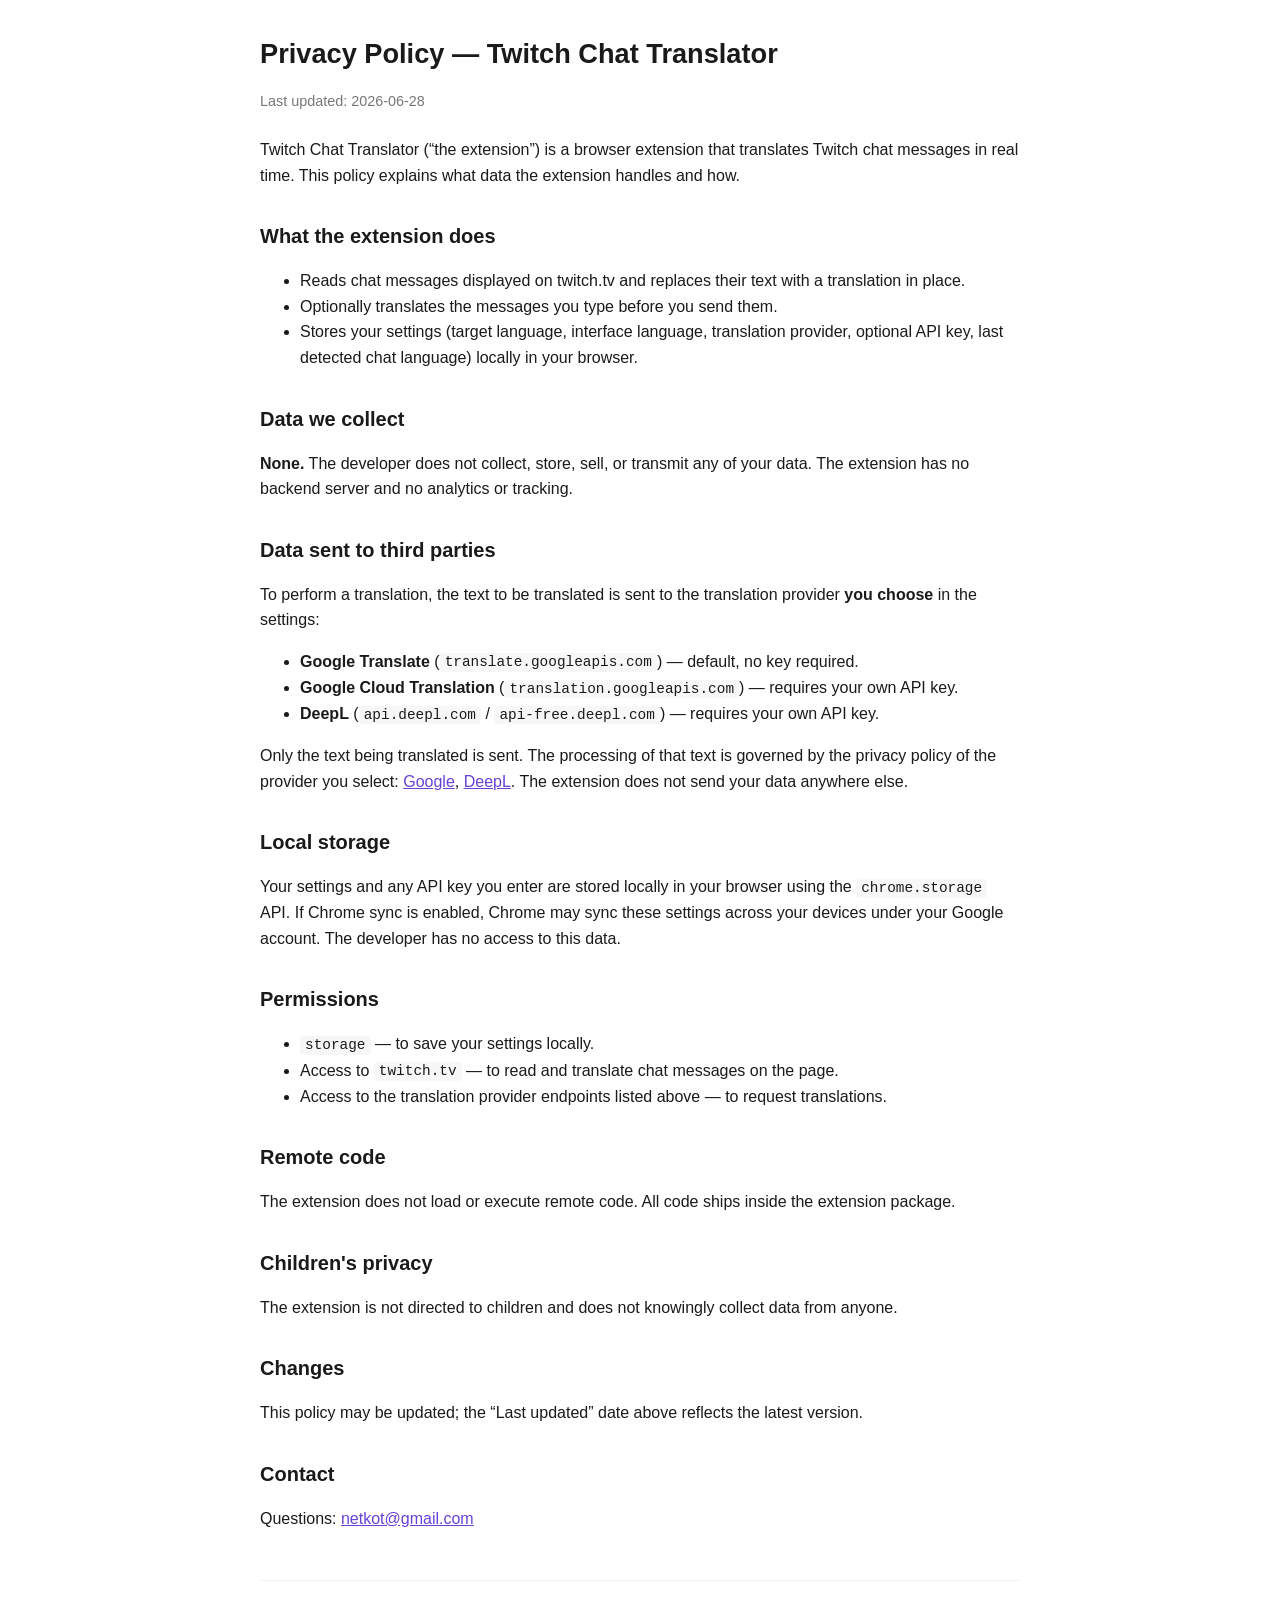
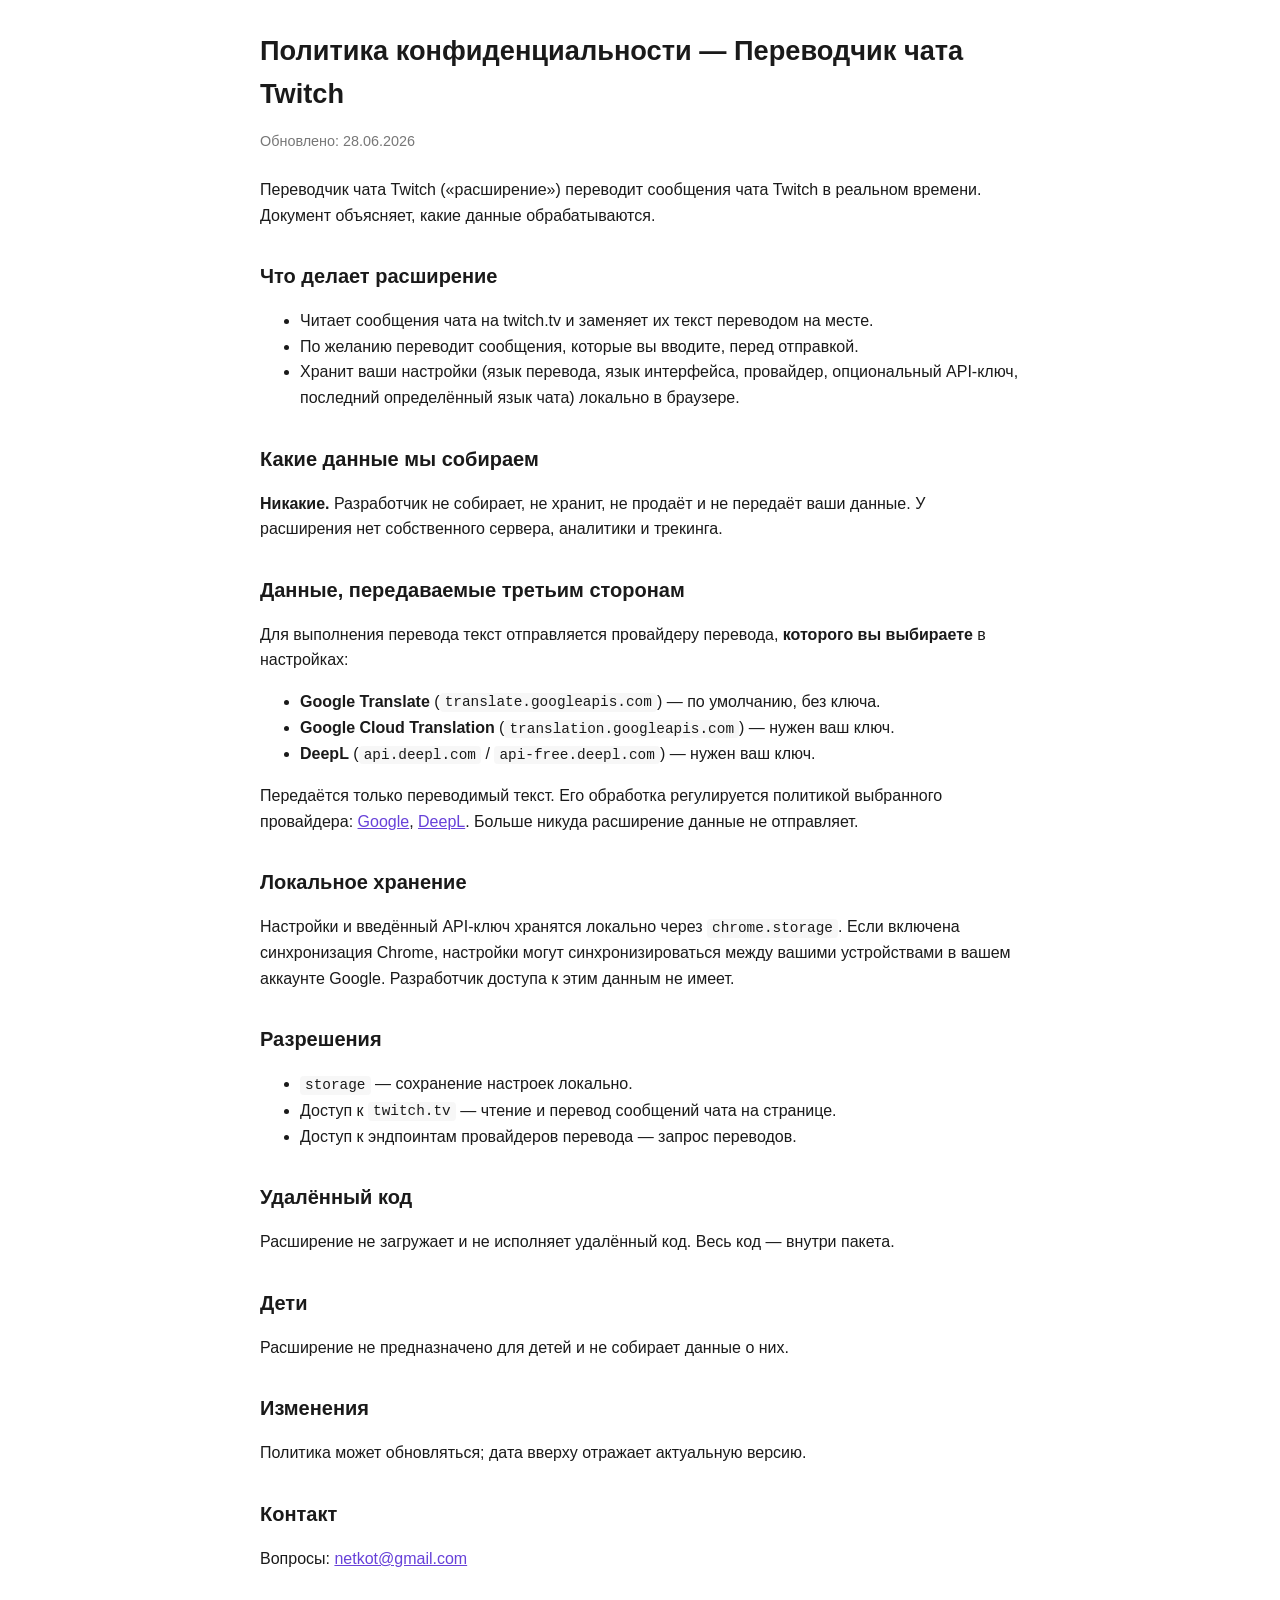
<file: docs/index.html>
<!DOCTYPE html>
<html lang="en">
<head>
<meta charset="utf-8">
<meta name="viewport" content="width=device-width, initial-scale=1">
<meta name="robots" content="index, follow">
<title>Privacy Policy — Twitch Chat Translator</title>
<style>
  :root { color-scheme: light dark; }
  body {
    font: 16px/1.6 -apple-system, BlinkMacSystemFont, "Segoe UI", Roboto, Helvetica, Arial, sans-serif;
    max-width: 760px; margin: 0 auto; padding: 2rem 1.25rem 4rem; color: #1a1a1a; background: #fff;
  }
  @media (prefers-color-scheme: dark) { body { color: #e6e6e6; background: #16181c; } a { color: #a0c4ff; } }
  h1 { font-size: 1.7rem; margin: 0 0 .25rem; }
  h2 { font-size: 1.25rem; margin: 2rem 0 .5rem; }
  .updated { color: #777; font-size: .9rem; margin-bottom: 1.5rem; }
  hr { border: none; border-top: 1px solid #ccc4; margin: 3rem 0; }
  code { background: #8881; padding: .1em .35em; border-radius: 4px; font-size: .9em; }
  a { color: #6741d9; }
</style>
</head>
<body>

<h1>Privacy Policy — Twitch Chat Translator</h1>
<p class="updated">Last updated: 2026-06-28</p>

<p>Twitch Chat Translator (“the extension”) is a browser extension that translates
Twitch chat messages in real time. This policy explains what data the extension
handles and how.</p>

<h2>What the extension does</h2>
<ul>
  <li>Reads chat messages displayed on twitch.tv and replaces their text with a translation in place.</li>
  <li>Optionally translates the messages you type before you send them.</li>
  <li>Stores your settings (target language, interface language, translation provider, optional API key, last detected chat language) locally in your browser.</li>
</ul>

<h2>Data we collect</h2>
<p><strong>None.</strong> The developer does not collect, store, sell, or transmit
any of your data. The extension has no backend server and no analytics or tracking.</p>

<h2>Data sent to third parties</h2>
<p>To perform a translation, the text to be translated is sent to the translation
provider <strong>you choose</strong> in the settings:</p>
<ul>
  <li><strong>Google Translate</strong> (<code>translate.googleapis.com</code>) — default, no key required.</li>
  <li><strong>Google Cloud Translation</strong> (<code>translation.googleapis.com</code>) — requires your own API key.</li>
  <li><strong>DeepL</strong> (<code>api.deepl.com</code> / <code>api-free.deepl.com</code>) — requires your own API key.</li>
</ul>
<p>Only the text being translated is sent. The processing of that text is governed
by the privacy policy of the provider you select:
<a href="https://policies.google.com/privacy">Google</a>,
<a href="https://www.deepl.com/privacy">DeepL</a>.
The extension does not send your data anywhere else.</p>

<h2>Local storage</h2>
<p>Your settings and any API key you enter are stored locally in your browser using
the <code>chrome.storage</code> API. If Chrome sync is enabled, Chrome may sync these
settings across your devices under your Google account. The developer has no access
to this data.</p>

<h2>Permissions</h2>
<ul>
  <li><code>storage</code> — to save your settings locally.</li>
  <li>Access to <code>twitch.tv</code> — to read and translate chat messages on the page.</li>
  <li>Access to the translation provider endpoints listed above — to request translations.</li>
</ul>

<h2>Remote code</h2>
<p>The extension does not load or execute remote code. All code ships inside the extension package.</p>

<h2>Children's privacy</h2>
<p>The extension is not directed to children and does not knowingly collect data from anyone.</p>

<h2>Changes</h2>
<p>This policy may be updated; the “Last updated” date above reflects the latest version.</p>

<h2>Contact</h2>
<p>Questions: <a href="mailto:netkot@gmail.com">netkot@gmail.com</a></p>

<hr>

<h1>Политика конфиденциальности — Переводчик чата Twitch</h1>
<p class="updated">Обновлено: 28.06.2026</p>

<p>Переводчик чата Twitch («расширение») переводит сообщения чата Twitch в реальном
времени. Документ объясняет, какие данные обрабатываются.</p>

<h2>Что делает расширение</h2>
<ul>
  <li>Читает сообщения чата на twitch.tv и заменяет их текст переводом на месте.</li>
  <li>По желанию переводит сообщения, которые вы вводите, перед отправкой.</li>
  <li>Хранит ваши настройки (язык перевода, язык интерфейса, провайдер, опциональный API-ключ, последний определённый язык чата) локально в браузере.</li>
</ul>

<h2>Какие данные мы собираем</h2>
<p><strong>Никакие.</strong> Разработчик не собирает, не хранит, не продаёт и не
передаёт ваши данные. У расширения нет собственного сервера, аналитики и трекинга.</p>

<h2>Данные, передаваемые третьим сторонам</h2>
<p>Для выполнения перевода текст отправляется провайдеру перевода, <strong>которого вы
выбираете</strong> в настройках:</p>
<ul>
  <li><strong>Google Translate</strong> (<code>translate.googleapis.com</code>) — по умолчанию, без ключа.</li>
  <li><strong>Google Cloud Translation</strong> (<code>translation.googleapis.com</code>) — нужен ваш ключ.</li>
  <li><strong>DeepL</strong> (<code>api.deepl.com</code> / <code>api-free.deepl.com</code>) — нужен ваш ключ.</li>
</ul>
<p>Передаётся только переводимый текст. Его обработка регулируется политикой
выбранного провайдера:
<a href="https://policies.google.com/privacy">Google</a>,
<a href="https://www.deepl.com/privacy">DeepL</a>.
Больше никуда расширение данные не отправляет.</p>

<h2>Локальное хранение</h2>
<p>Настройки и введённый API-ключ хранятся локально через <code>chrome.storage</code>.
Если включена синхронизация Chrome, настройки могут синхронизироваться между вашими
устройствами в вашем аккаунте Google. Разработчик доступа к этим данным не имеет.</p>

<h2>Разрешения</h2>
<ul>
  <li><code>storage</code> — сохранение настроек локально.</li>
  <li>Доступ к <code>twitch.tv</code> — чтение и перевод сообщений чата на странице.</li>
  <li>Доступ к эндпоинтам провайдеров перевода — запрос переводов.</li>
</ul>

<h2>Удалённый код</h2>
<p>Расширение не загружает и не исполняет удалённый код. Весь код — внутри пакета.</p>

<h2>Дети</h2>
<p>Расширение не предназначено для детей и не собирает данные о них.</p>

<h2>Изменения</h2>
<p>Политика может обновляться; дата вверху отражает актуальную версию.</p>

<h2>Контакт</h2>
<p>Вопросы: <a href="mailto:netkot@gmail.com">netkot@gmail.com</a></p>

</body>
</html>
</file>
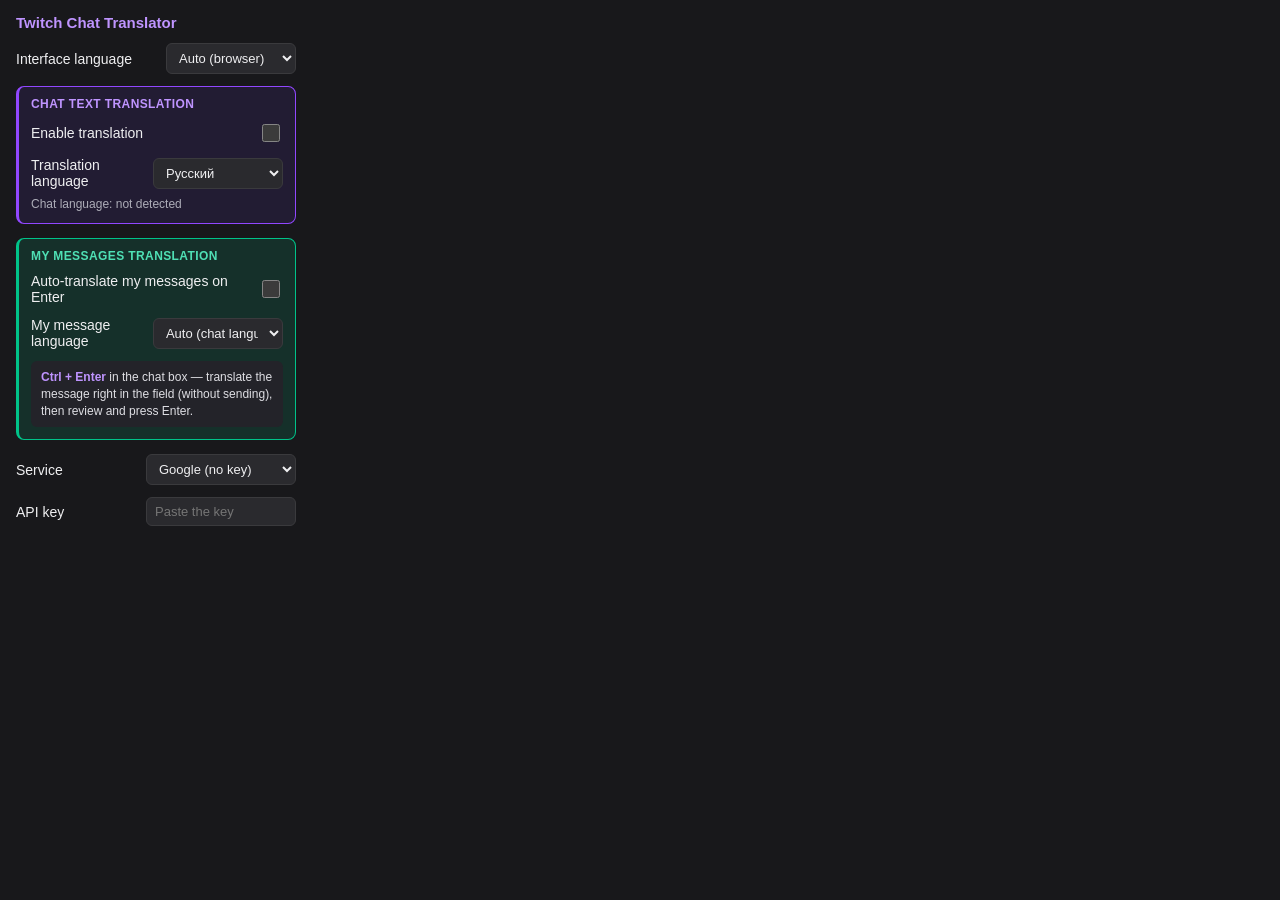
<file: popup.html>
<!DOCTYPE html>
<html lang="en">
  <head>
    <meta charset="UTF-8" />
    <meta name="viewport" content="width=device-width, initial-scale=1.0" />
    <title>Twitch Chat Translator</title>
    <link rel="stylesheet" href="popup.css" />
  </head>
  <body>
    <header>
      <h1>Twitch Chat Translator</h1>
    </header>

    <label class="row">
      <span data-i18n="uiLang">Interface language</span>
      <select id="uiLang">
        <option value="auto" data-i18n="uiLangAuto">Auto (browser)</option>
      </select>
    </label>

    <!-- Зона 1: перевод входящего текста чата -->
    <section class="zone zone--incoming">
      <h2 class="zone-title" data-i18n="sectionIncoming">Chat text translation</h2>

      <label class="row switch-row">
        <span data-i18n="enableTranslation">Enable translation</span>
        <input type="checkbox" id="enabled" />
      </label>

      <label class="row">
        <span data-i18n="translationLang">Translation language</span>
        <select id="target">
          <option value="ru">Русский</option>
          <option value="en">English</option>
          <option value="uk">Українська</option>
          <option value="es">Español</option>
          <option value="de">Deutsch</option>
          <option value="fr">Français</option>
          <option value="pt">Português</option>
          <option value="pl">Polski</option>
          <option value="tr">Türkçe</option>
          <option value="ja">日本語</option>
          <option value="ko">한국어</option>
          <option value="zh">中文</option>
        </select>
      </label>

      <p class="detected" id="detected">Chat language: not detected</p>
    </section>

    <!-- Зона 2: перевод моих исходящих сообщений -->
    <section class="zone zone--outgoing">
      <h2 class="zone-title" data-i18n="sectionOutgoing">My messages translation</h2>

      <label class="row switch-row">
        <span data-i18n="autoTranslateOutgoing">Auto-translate my messages on Enter</span>
        <input type="checkbox" id="translateOutgoing" />
      </label>

      <label class="row">
        <span data-i18n="myMessagesLang">My message language</span>
        <select id="outgoingTarget">
          <option value="auto" data-i18n="autoChatLang">Auto (chat language)</option>
          <option value="en">English</option>
          <option value="ru">Русский</option>
          <option value="uk">Українська</option>
          <option value="es">Español</option>
          <option value="de">Deutsch</option>
          <option value="fr">Français</option>
          <option value="pt">Português</option>
          <option value="pl">Polski</option>
          <option value="tr">Türkçe</option>
          <option value="ja">日本語</option>
          <option value="ko">한국어</option>
          <option value="zh">中文</option>
        </select>
      </label>

      <p class="hint" id="hint" data-i18n-html="hintHtml">
        <b>Ctrl + Enter</b> in the chat box — translate the message right in the
        field (without sending), then review and press Enter.
      </p>
    </section>

    <label class="row">
      <span data-i18n="service">Service</span>
      <select id="provider">
        <option value="google_free" data-i18n="providerGoogleFree">Google (no key)</option>
        <option value="google_api" data-i18n="providerGoogleApi">Google Cloud (key)</option>
        <option value="deepl" data-i18n="providerDeepl">DeepL (key)</option>
      </select>
    </label>

    <label class="row" id="keyRow" hidden>
      <span data-i18n="apiKey">API key</span>
      <input type="password" id="apiKey" placeholder="Paste the key" data-i18n-placeholder="apiKeyPlaceholder" />
    </label>

    <p class="status" id="status"></p>
  </body>
  <script src="i18n.js"></script>
  <script src="popup.js"></script>
</html>
</file>
<file: popup.css>
:root {
  color-scheme: dark;
}

body {
  width: 280px;
  margin: 0;
  padding: 14px 16px 16px;
  font-family: "Segoe UI", Roboto, Arial, sans-serif;
  font-size: 14px;
  background: #18181b;
  color: #efeff1;
}

header h1 {
  font-size: 15px;
  margin: 0 0 12px;
  color: #bf94ff;
}

/* Цветовые зоны: «Перевод текста чата» и «Перевод моих сообщений». */
.zone {
  margin: 0 0 14px;
  padding: 10px 12px 4px;
  border-radius: 8px;
  border: 1px solid transparent;
  border-left-width: 3px;
}

.zone--incoming {
  background: #221c33;
  border-color: #9147ff;
}

.zone--outgoing {
  background: #15302a;
  border-color: #00c389;
}

.zone > :last-child {
  margin-bottom: 8px;
}

.zone-title {
  margin: 0 0 10px;
  font-size: 12px;
  font-weight: 600;
  text-transform: uppercase;
  letter-spacing: 0.4px;
}

.zone--incoming .zone-title {
  color: #bf94ff;
}

.zone--outgoing .zone-title {
  color: #4fe0b5;
}

.row {
  display: flex;
  align-items: center;
  justify-content: space-between;
  gap: 10px;
  margin-bottom: 12px;
}

.row.column {
  flex-direction: column;
  align-items: stretch;
}

.row.column span {
  margin-bottom: 6px;
}

select,
input[type="password"] {
  background: #2a2a2e;
  color: #efeff1;
  border: 1px solid #3a3a3d;
  border-radius: 6px;
  padding: 6px 8px;
  font-size: 13px;
  outline: none;
}

select {
  min-width: 130px;
}

/* Сервис и поле API-ключа — одинаковой ширины. */
#provider,
#apiKey {
  width: 150px;
  min-width: 0;
  box-sizing: border-box;
}

#keyRow span {
  flex: 1;
}

select:focus,
input[type="password"]:focus {
  border-color: #9147ff;
}

.switch-row input {
  width: 18px;
  height: 18px;
  accent-color: #9147ff;
}

.detected {
  margin: -4px 0 12px;
  font-size: 12px;
  color: #adadb8;
}

.hint {
  margin: 0 0 10px;
  padding: 8px 10px;
  font-size: 12px;
  line-height: 1.4;
  color: #dedee3;
  background: #232329;
  border-radius: 6px;
}

.hint b {
  color: #bf94ff;
}

.status {
  min-height: 16px;
  margin: 4px 0 0;
  font-size: 12px;
  color: #00c389;
}

.switch-row span {
  flex: 1;
}
</file>
